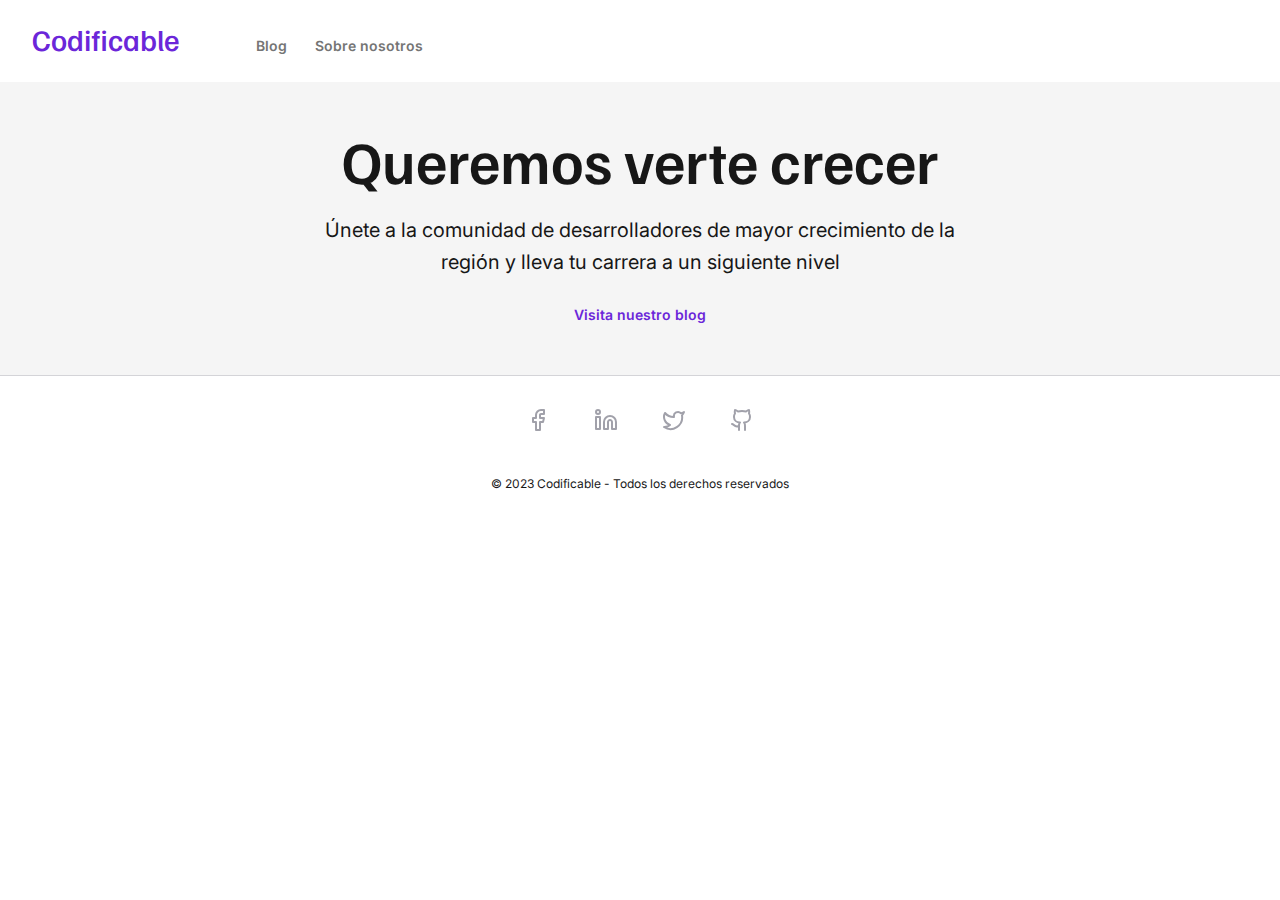
<file: index.html>
<!DOCTYPE html>
<html lang="en">
<head>
    <meta charset="UTF-8">
    <meta name="viewport" content="width=device-width, initial-scale=1.0">        
    <title>Codificable</title>
    <link rel="stylesheet" href="styles/index.css" />
    <link rel="preconnect" href="https://fonts.googleapis.com" />
    <link rel="preconnect" href="https://fonts.gstatic.com" crossorigin />
    <link
      href="https://fonts.googleapis.com/css2?family=Familjen+Grotesk:wght@400;500;600&family=Inter:wght@400;500;600;700&family=Source+Code+Pro:wght@400;500;600&display=swap"
      rel="stylesheet"
    />
</head>
<body>
    <header class="header">
        <h1 class="header__logo"><a href="index.html">Codificable</a></h1>
        <nav class="navigation">
          <ul>
            <li><a href="blog/index.html">Blog</a></li>
            <li><a href="#">Sobre nosotros</a></li>
          </ul>
        </nav>
      </header>
  
      <main>
        <section class="section hero">
          <div class="container">
            <div class="hero__content hero--center">
              <h2 class="hero__title">Queremos verte crecer</h2>
              <p class="hero__lead">
                Únete a la comunidad de desarrolladores de mayor crecimiento de la
                región y lleva tu carrera a un siguiente nivel
              </p>
              <a href="blog/index.html">Visita nuestro blog</a>
            </div>
          </div>
        </section>
      </main>
  
      <footer class="container footer">
        <ul class="social-links">
          <li>
            <a href="#"
              ><img src="assets/icons/facebook.svg" alt="Facebook icon"
            /></a>
          </li>
          <li>
            <a href="#"
              ><img src="assets/icons/linkedin.svg" alt="LinkedIn icon"
            /></a>
          </li>
          <li>
            <a href="#"
              ><img src="assets/icons/twitter.svg" alt="Twitter icon"
            /></a>
          </li>
          <li>
            <a href="#"
              ><img src="assets/icons/github.svg" alt="GitHub icon"
            /></a>
          </li>
        </ul>
        <small class="footer__copy"
          >&copy; 2023 Codificable - Todos los derechos reservados</small
        >
      </footer>
    </body>
</body>
</html>
</file>
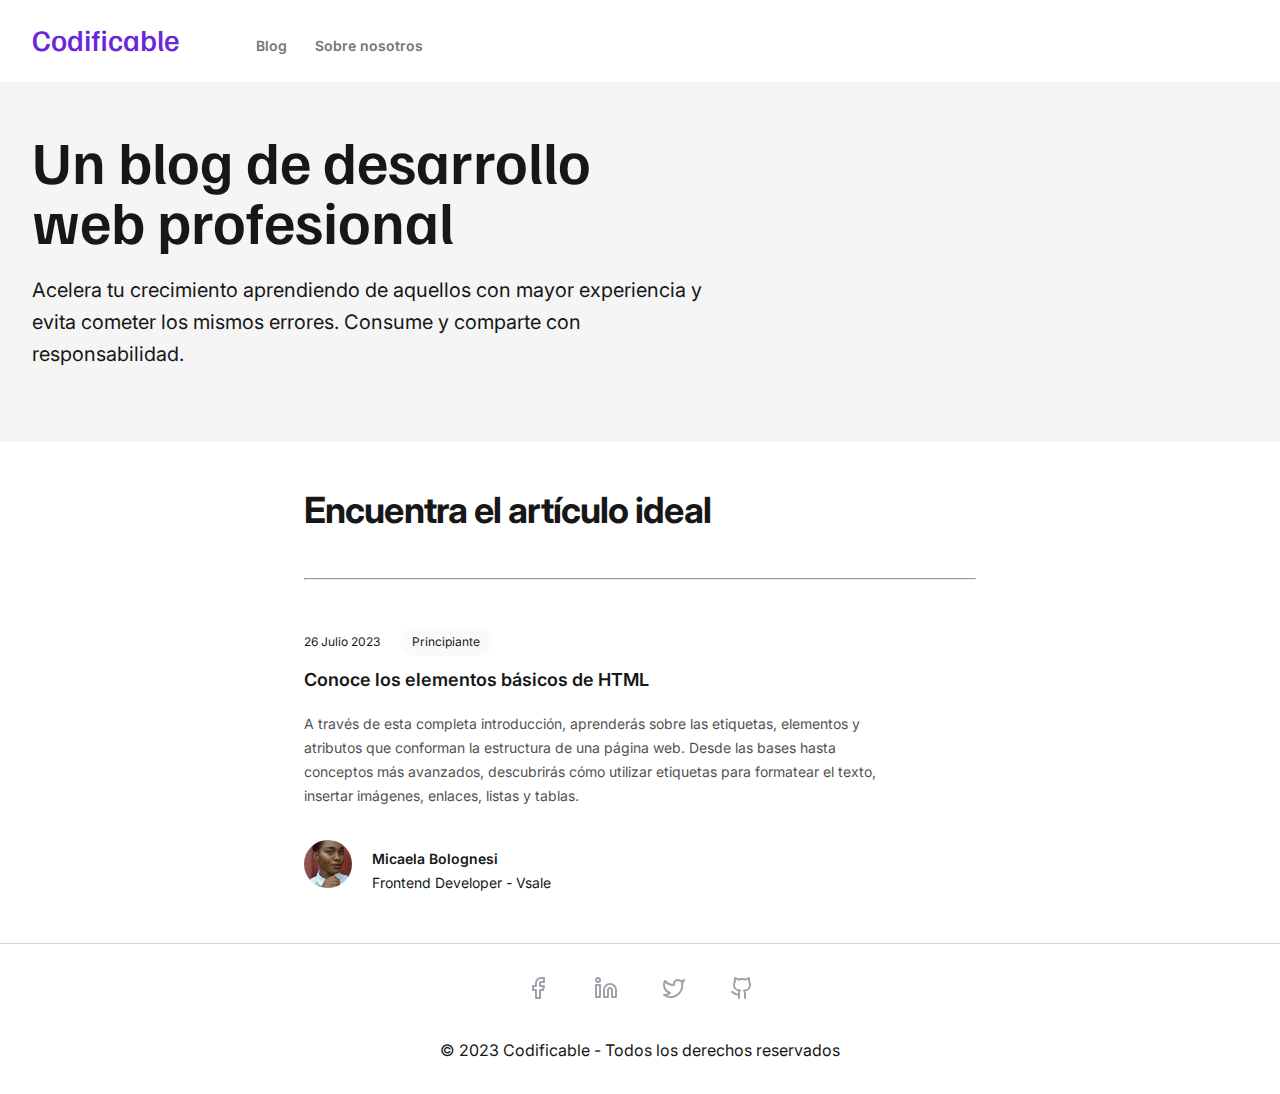
<file: blog/index.html>
<!DOCTYPE html>
<html lang="es">
  <head>
    <meta charset="UTF-8" />
    <meta name="viewport" content="width=device-width, initial-scale=1.0" />
    <title>Codificable - Blog</title>
    <link rel="stylesheet" href="../styles/index.css" />
    <link rel="preconnect" href="https://fonts.googleapis.com" />
    <link rel="preconnect" href="https://fonts.gstatic.com" crossorigin />
    <link
      href="https://fonts.googleapis.com/css2?family=Familjen+Grotesk:wght@400;500;600&family=Inter:wght@400;500;600;700&family=Source+Code+Pro:wght@400;500;600&display=swap"
      rel="stylesheet"
    />
  </head>
  <body>
    <header class="header">
      <h1 class="header__logo"><a href="../index.html">Codificable</a></h1>
      <nav class="navigation">
        <ul>
          <li><a href="../blog/index.html">Blog</a></li>
          <li><a href="#">Sobre nosotros</a></li>
        </ul>
      </nav>
    </header>

    <main>
      <section class="section hero">
        <div class="container">
          <div class="hero__content">
            <h2 class="hero__title">Un blog de desarrollo web profesional</h2>
            <p class="hero__lead">
              Acelera tu crecimiento aprendiendo de aquellos con mayor
              experiencia y evita cometer los mismos errores. Consume y comparte
              con responsabilidad.
            </p>
          </div>
        </div>
      </section>
      <section class="section">
        <div class="container">
          <div class="articles-section">
            <h2 id="articles" class="articles-section__title">
              Encuentra el artículo ideal
            </h2>
            <hr />
            <article class="article-summary">
              <header class="article-metadata">
                <span class="article-metadata__date">26 Julio 2023</span>
                <span class="category-tag">Principiante</span>
              </header>
              <a
                href="conoce-los-elementos-basicos-de-html.html"
                class="summary-content"
              >
                <h3 class="article-summary__title">
                  Conoce los elementos básicos de HTML
                </h3>
                <p class="article-summary__text">
                  A través de esta completa introducción, aprenderás sobre las
                  etiquetas, elementos y atributos que conforman la estructura
                  de una página web. Desde las bases hasta conceptos más
                  avanzados, descubrirás cómo utilizar etiquetas para formatear
                  el texto, insertar imágenes, enlaces, listas y tablas.
                </p>
              </a>
              <footer class="article-summary__footer">
                <div class="author">
                  <img
                    src="../assets/images/profile1.jpeg"
                    alt="Micaela Bolognesi Avatar"
                    width="320"
                    height="480"
                    class="author__avatar"
                  />
                  <div class="author__info">
                    <strong class="author__name">Micaela Bolognesi</strong>
                    <span>Frontend Developer - Vsale</span>
                  </div>
                </div>
              </footer>
            </article>
          </div>
        </div>
      </section>
    </main>

    <footer class="container footer">
      <ul class="social-links">
        <li>
          <a href="#"
            ><img src="../assets/icons/facebook.svg" alt="Facebook icon"
          /></a>
        </li>
        <li>
          <a href="#"
            ><img src="../assets/icons/linkedin.svg" alt="LinkedIn icon"
          /></a>
        </li>
        <li>
          <a href="#"
            ><img src="../assets/icons/twitter.svg" alt="Twitter icon"
          /></a>
        </li>
        <li>
          <a href="#"
            ><img src="../assets/icons/github.svg" alt="GitHub icon"
          /></a>
        </li>
      </ul>
      <small>&copy; 2023 Codificable - Todos los derechos reservados</small>
    </footer>
  </body>
</html>
</file>
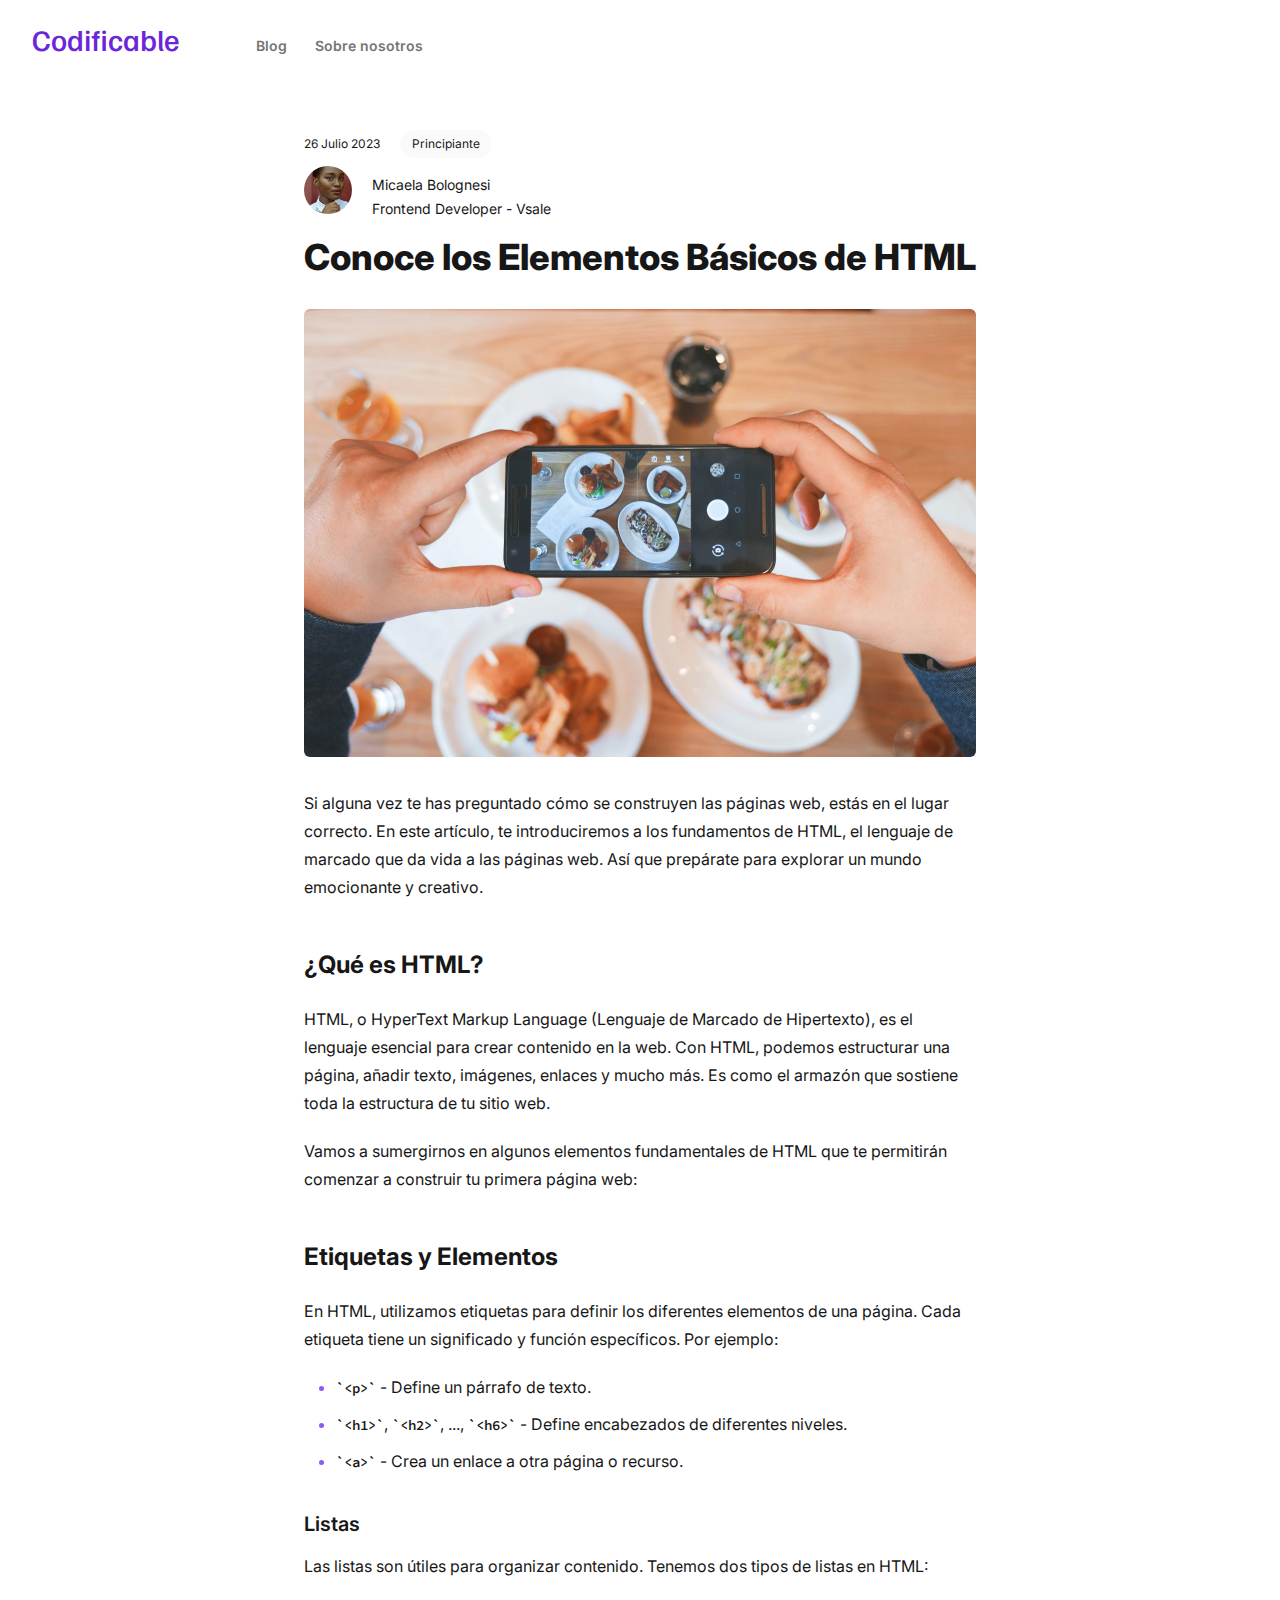
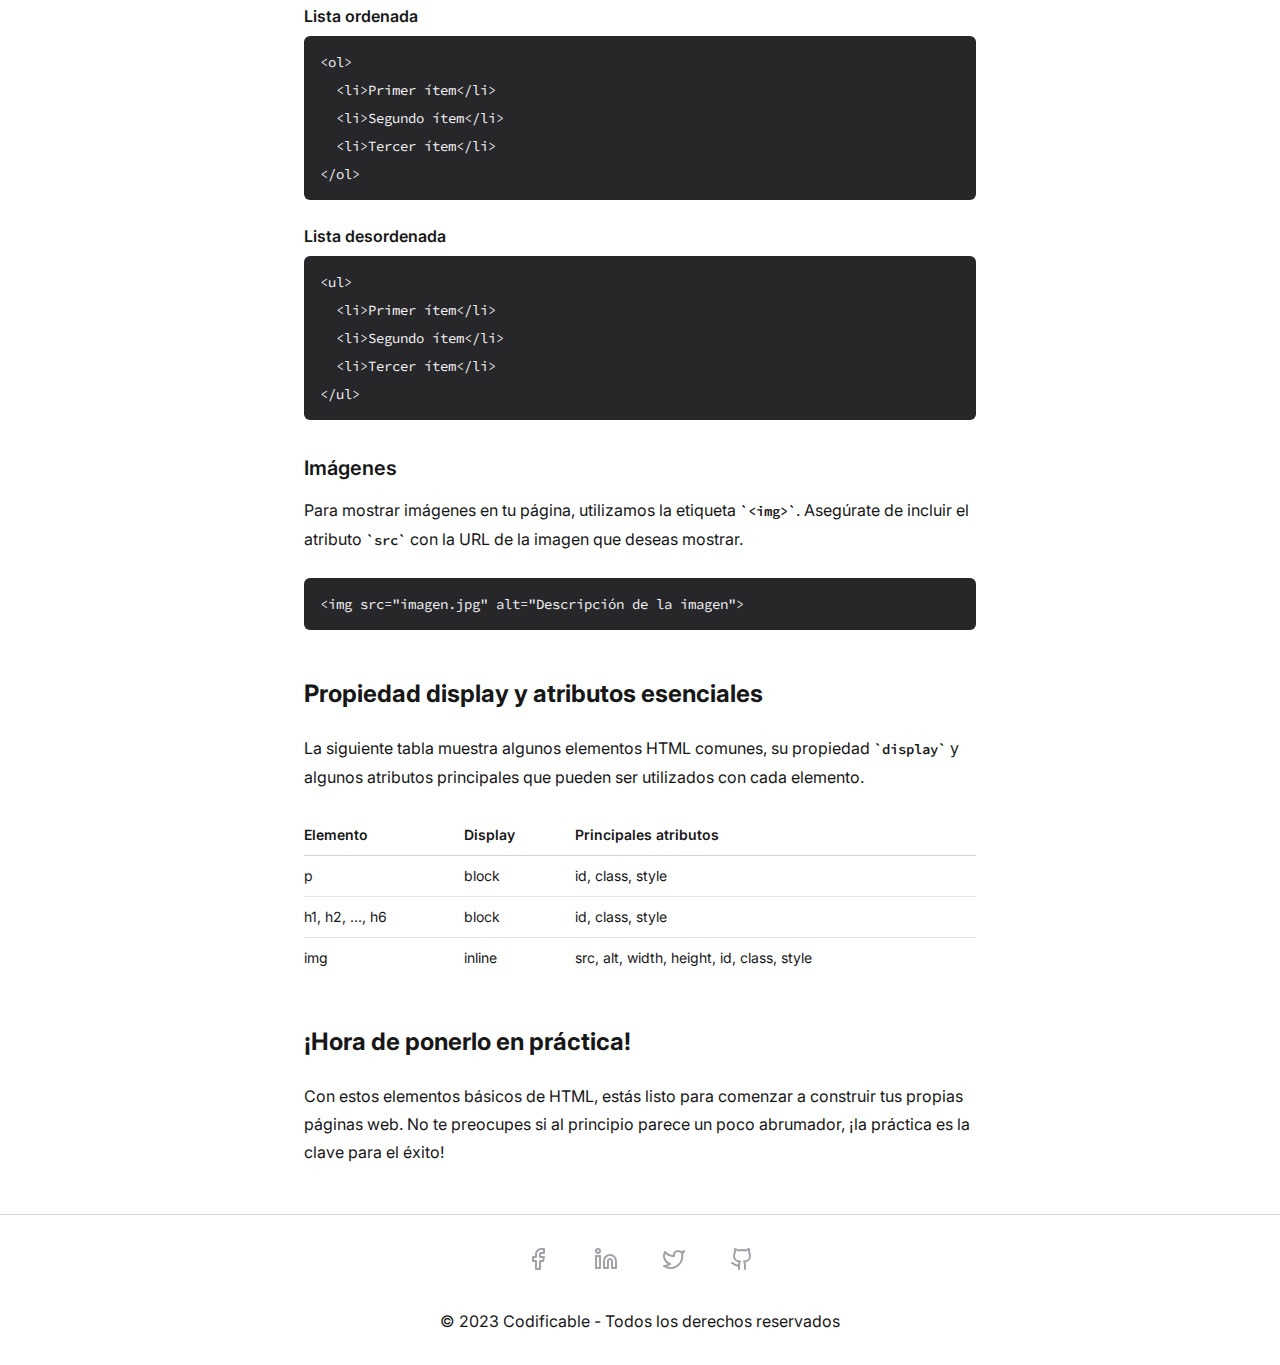
<file: blog/conoce-los-elementos-basicos-de-html.html>
<!DOCTYPE html>
<html lang="es">
  <head>
    <meta charset="UTF-8" />
    <meta name="viewport" content="width=device-width, initial-scale=1.0" />
    <title>Codificable - Blog: Conoce los elementos básicos de HTML</title>
    <link rel="stylesheet" href="../styles/index.css" />
    <link rel="preconnect" href="https://fonts.googleapis.com" />
    <link rel="preconnect" href="https://fonts.gstatic.com" crossorigin />
    <link
      href="https://fonts.googleapis.com/css2?family=Familjen+Grotesk:wght@400;500;600&family=Inter:wght@400;500;600;700&family=Source+Code+Pro:wght@400;500;600&display=swap"
      rel="stylesheet"
    />
  </head>
  <body>
    <header class="header">
      <h1 class="header__logo"><a href="../index.html">Codificable</a></h1>
      <nav class="navigation">
        <ul>
          <li><a href="../blog/index.html">Blog</a></li>
          <li><a href="#">Sobre nosotros</a></li>
        </ul>
      </nav>
    </header>

    <main>
      <div class="section">
        <div class="container">
          <article class="article">
            <header class="article__header">
              <div class="article-metadata">
                <span class="article-metadata__date">26 Julio 2023</span>
                <span class="category-tag">Principiante</span>
              </div>
              <div class="author">
                <img
                  src="../assets/images/profile1.jpeg"
                  alt="Micaela Bolognesi Avatar"
                  width="320"
                  height="480"
                  class="author__avatar"
                />
                <div class="author__info">
                  <strong>Micaela Bolognesi</strong>
                  <span>Frontend Developer - Vsale</span>
                </div>
              </div>
            </header>
            <div class="content">
              <h1>Conoce los Elementos Básicos de HTML</h1>
              <img
                src="../assets/images/meal-photo.jpeg"
                alt="Phone taking picture of meal"
                width="1344"
                height="896"
              />
              <p>
                Si alguna vez te has preguntado cómo se construyen las páginas
                web, estás en el lugar correcto. En este artículo, te
                introduciremos a los fundamentos de HTML, el lenguaje de marcado
                que da vida a las páginas web. Así que prepárate para explorar
                un mundo emocionante y creativo.
              </p>
              <h2>¿Qué es HTML?</h2>
              <p>
                HTML, o HyperText Markup Language (Lenguaje de Marcado de
                Hipertexto), es el lenguaje esencial para crear contenido en la
                web. Con HTML, podemos estructurar una página, añadir texto,
                imágenes, enlaces y mucho más. Es como el armazón que sostiene
                toda la estructura de tu sitio web.
              </p>
              <p>
                Vamos a sumergirnos en algunos elementos fundamentales de HTML
                que te permitirán comenzar a construir tu primera página web:
              </p>
              <h2>Etiquetas y Elementos</h2>
              <p>
                En HTML, utilizamos etiquetas para definir los diferentes
                elementos de una página. Cada etiqueta tiene un significado y
                función específicos. Por ejemplo:
              </p>
              <ul>
                <li><code>&lt;p&gt;</code> - Define un párrafo de texto.</li>
                <li>
                  <code>&lt;h1&gt;</code>, <code>&lt;h2&gt;</code>, ...,
                  <code>&lt;h6&gt;</code> - Define encabezados de diferentes
                  niveles.
                </li>
                <li>
                  <code>&lt;a&gt;</code> - Crea un enlace a otra página o
                  recurso.
                </li>
              </ul>
              <h3>Listas</h3>
              <p>
                Las listas son útiles para organizar contenido. Tenemos dos
                tipos de listas en HTML:
              </p>
              <h4>Lista ordenada</h4>
              <pre><code>&lt;ol&gt;
  &lt;li&gt;Primer ítem&lt;/li&gt;
  &lt;li&gt;Segundo ítem&lt;/li&gt;
  &lt;li&gt;Tercer ítem&lt;/li&gt;
&lt;/ol&gt;</code></pre>

              <h4>Lista desordenada</h4>
              <pre><code>&lt;ul&gt;
  &lt;li&gt;Primer ítem&lt;/li&gt;
  &lt;li&gt;Segundo ítem&lt;/li&gt;
  &lt;li&gt;Tercer ítem&lt;/li&gt;
&lt;/ul&gt;</code></pre>

              <h3>Imágenes</h3>
              <p>
                Para mostrar imágenes en tu página, utilizamos la etiqueta
                <code>&lt;img&gt;</code>. Asegúrate de incluir el atributo
                <code>src</code> con la URL de la imagen que deseas mostrar.
              </p>
              <pre><code>&lt;img src="imagen.jpg" alt="Descripción de la imagen"&gt;</code></pre>
              <h2>Propiedad display y atributos esenciales</h2>
              <p>
                La siguiente tabla muestra algunos elementos HTML comunes, su
                propiedad <code>display</code> y algunos atributos principales
                que pueden ser utilizados con cada elemento.
              </p>
              <table>
                <thead>
                  <tr>
                    <th>Elemento</th>
                    <th>Display</th>
                    <th>Principales atributos</th>
                  </tr>
                </thead>
                <tbody>
                  <tr>
                    <td>p</td>
                    <td>block</td>
                    <td>id, class, style</td>
                  </tr>
                  <tr>
                    <td>h1, h2, ..., h6</td>
                    <td>block</td>
                    <td>id, class, style</td>
                  </tr>
                  <tr>
                    <td>img</td>
                    <td>inline</td>
                    <td>src, alt, width, height, id, class, style</td>
                  </tr>
                </tbody>
              </table>
              <h2>¡Hora de ponerlo en práctica!</h2>
              <p>
                Con estos elementos básicos de HTML, estás listo para comenzar a
                construir tus propias páginas web. No te preocupes si al
                principio parece un poco abrumador, ¡la práctica es la clave
                para el éxito!
              </p>
            </div>
          </article>
        </div>
      </div>
    </main>

    <footer class="container footer">
      <ul class="social-links">
        <li>
          <a href="#"
            ><img src="../assets/icons/facebook.svg" alt="Facebook icon"
          /></a>
        </li>
        <li>
          <a href="#"
            ><img src="../assets/icons/linkedin.svg" alt="LinkedIn icon"
          /></a>
        </li>
        <li>
          <a href="#"
            ><img src="../assets/icons/twitter.svg" alt="Twitter icon"
          /></a>
        </li>
        <li>
          <a href="#"
            ><img src="../assets/icons/github.svg" alt="GitHub icon"
          /></a>
        </li>
      </ul>
      <small>&copy; 2023 Codificable - Todos los derechos reservados</small>
    </footer>
  </body>
</html>
</file>
<file: styles/index.css>
/* styles/index.css */
 
/* 1. Settings */
@import url(1-settings/colors.css);
@import url(1-settings/typography.css);
@import url(1-settings/spacing.css);
@import url(1-settings/width.css);
@import url(1-settings/border.css);
 
/* 3. Generic */
@import url(3-generic/reset.css);
 
/* 4. Elements */
@import url(4-elements/elements.css);
 
/* 5. Objects */
@import url(5-objects/objects.css);
 
/* 6. Components */
@import url(6-components/article-metadata.css);
@import url(6-components/article-summary.css);
@import url(6-components/article.css);
@import url(6-components/articles-section.css);
@import url(6-components/author.css);
@import url(6-components/category-tag.css);
@import url(6-components/content.css);
@import url(6-components/footer.css);
@import url(6-components/header.css);
@import url(6-components/hero.css);
@import url(6-components/navigation.css);
@import url(6-components/social-links.css);

/* 7. Utilities */
@import url(7-utilities/utilities.css);
</file>
